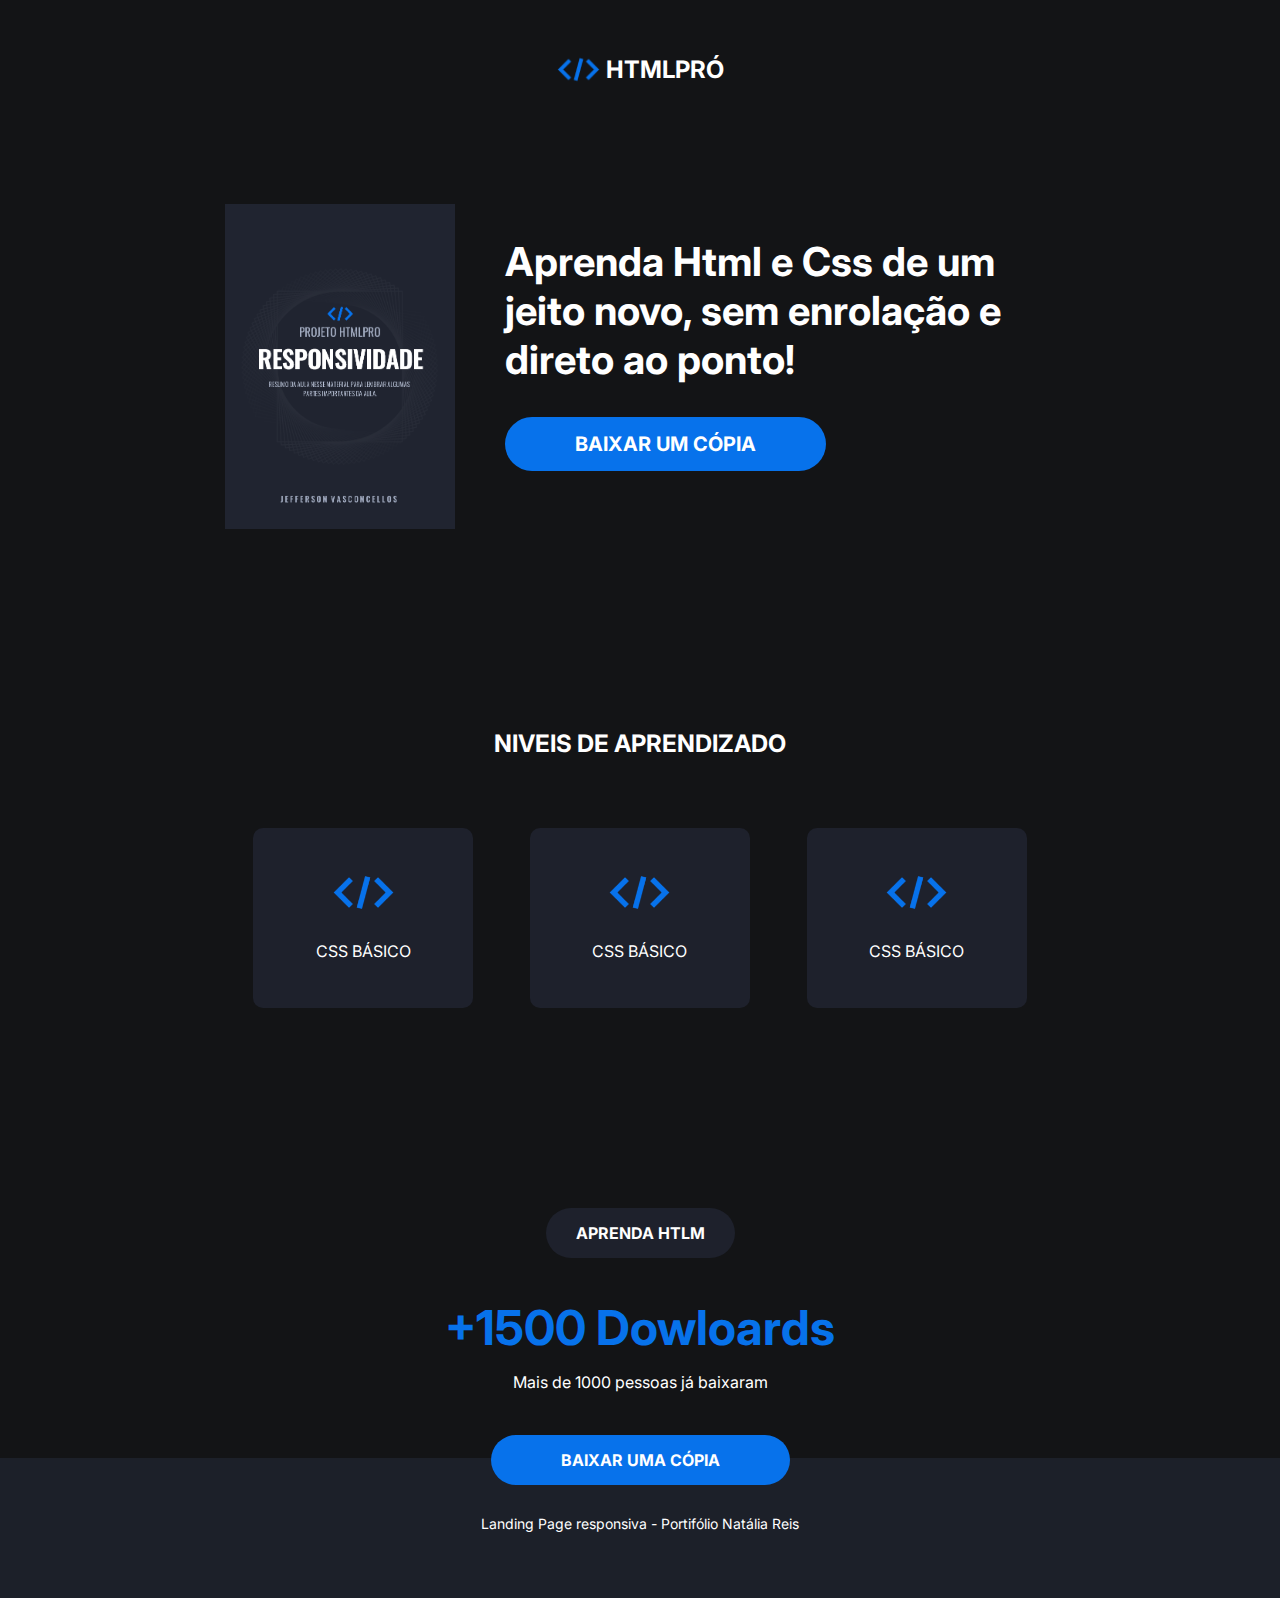
<file: projetos/lading page-responsivo/index.html>
<html> 
<head>
    <meta lang="pt-br">
    <meta charset="UTF-8">
    <meta http-equiv="X-UA-Compatible" content="IE=edge">
    <meta name="viewport" content="width=device-width, initial-scale=1.0">
    <link rel="preconnect" href="https://fonts.googleapis.com">
<link rel="preconnect" href="https://fonts.gstatic.com" crossorigin>
<!-- <link href="https://fonts.googleapis.com/css2?family=Inter:wght@400;700;800&display=swap" rel="stylesheet"> -->
    <link rel="stylesheet" href="style.css">
    <title>Lading Page</title>
</head>
<body>
    <header class="container">
        <div class="logo">
            <img src="img/icon-logo.png" alt="">
            <h2>HTMLPRÓ</h2>

        </div>

    </header>

<!--SECTION 1-->
    <section class="section1 container">
        <div class="ebook">
            <img src="img/ebook.png" alt="">
        </div>
        <div class="action-title">
            <h2>Aprenda Html e Css de um jeito novo, sem enrolação e direto ao ponto! </h2>
            <a href="#" class="button">Baixar um cópia</a>
        </div>
    </section>

<!--SECTION 2-->
    <section class="section2 container">
        <h2>Niveis de aprendizado</h2>
        <div class="cards">
            <div class="card">
                <img src="img/icon-card.png" alt="">
                <p>CSS BÁSICO</p>
            </div>
            <div class="card">
                <img src="img/icon-card.png" alt="">
                <p>CSS BÁSICO</p>
            </div>
            <div class="card">
                <img src="img/icon-card.png" alt="">
                <p>CSS BÁSICO</p>
            </div>
        </div>   
    </section>

<!--SECTION 3-->
    <section class="section3">
        <a class="button2" href="">APRENDA HTLM</a>
        <h2>+1500 Dowloards</h2>
        <p>Mais de 1000 pessoas já baixaram</p>
    </section>

<!--FOOTER-->
    <footer>
        <a class="button-footer" href="#">Baixar uma Cópia</a>
        <p>Landing Page responsiva -  Portifólio Natália Reis</p>
    </footer>

</body>
</html>
</file>
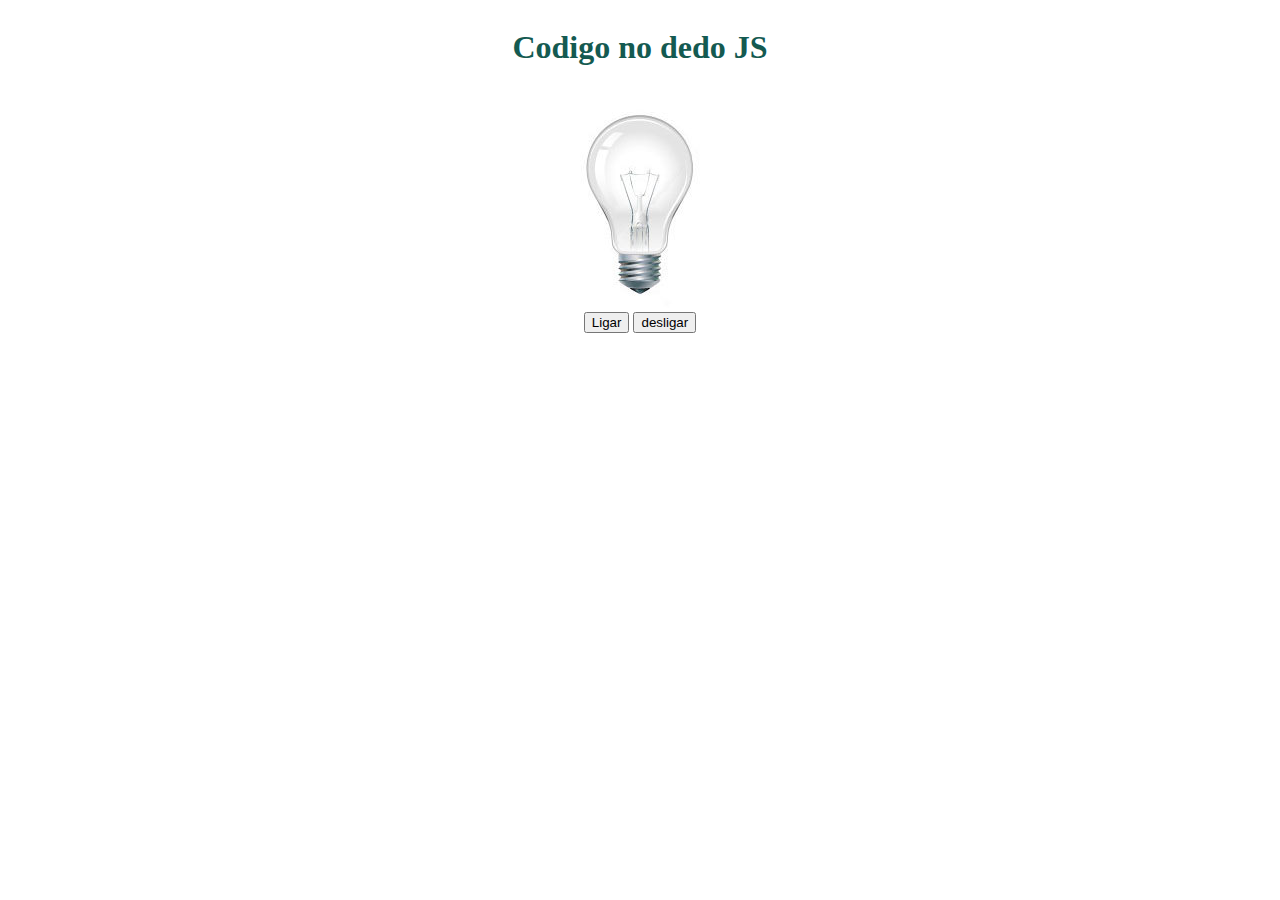
<file: projetos/lampada/index.html>
<!DOCTYPE html>
<html lang="pt-br">
<head>
    <meta charset="UTF-8">
    <meta http-equiv="X-UA-Compatible" content="IE=edge">
    <meta name="viewport" content="width=device-width, initial-scale=1.0">
    <title>Lâmpada da nat</title>
    <script src="script.js" defer></script>
    <link rel="stylesheet" href="estilo.css">
</head> 
<body>
    <main>
        <header><h1>Codigo no dedo JS</h1></header>
            <div>
                <img src="imagens/desligada.jpg" alt="lampada"  id="lampada">
            </div>
            <div>
                <button id="turnOn">Ligar</button>
                <button id="turnOff">desligar</button>
            </div>
    </main>   
</body>
</html>
</file>
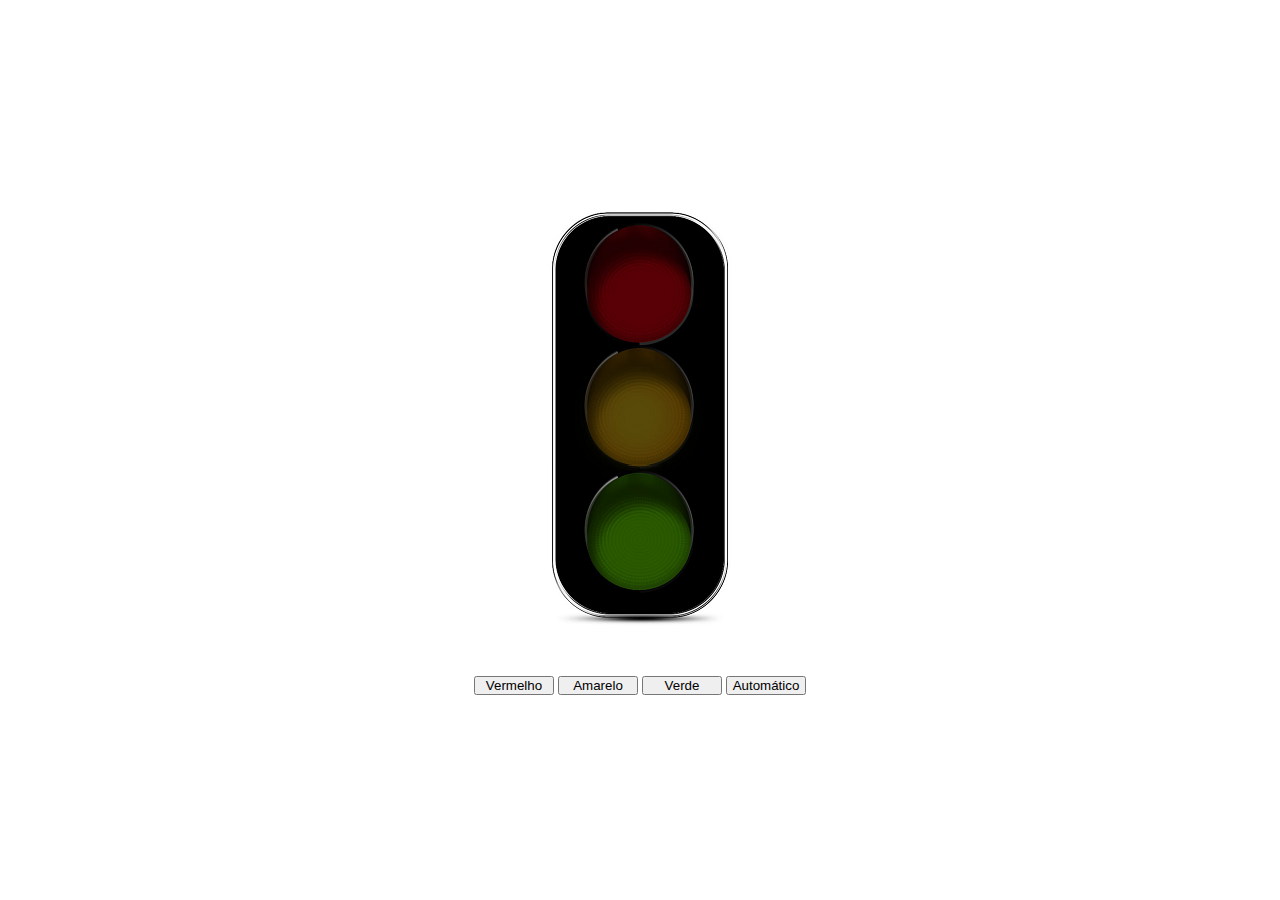
<file: projetos/Semaforo/index.html>
<!DOCTYPE html>
<html lang="pt-br">
<head>
    <meta charset="UTF-8">
    <meta http-equiv="X-UA-Compatible" content="IE=edge">
    <meta name="viewport" content="width=device-width, initial-scale=1.0">
    <title>Semáforo</title>
    <link rel="stylesheet" href="style.css">
</head>
<body>
    <main>
        <div>
            <img src="img/desligado.png" id="img">
        </div>
        <div id="buttons">
            <button id="red" class="button">Vermelho</button>
            <button id="yellow" class="button">Amarelo</button>
            <button id="green" class="button">Verde</button>
            <button id="automatic"class=button>Automático</button>
        </div>
    </main>
    
    <script src="script.js"></script>
</body>
</html>
</file>
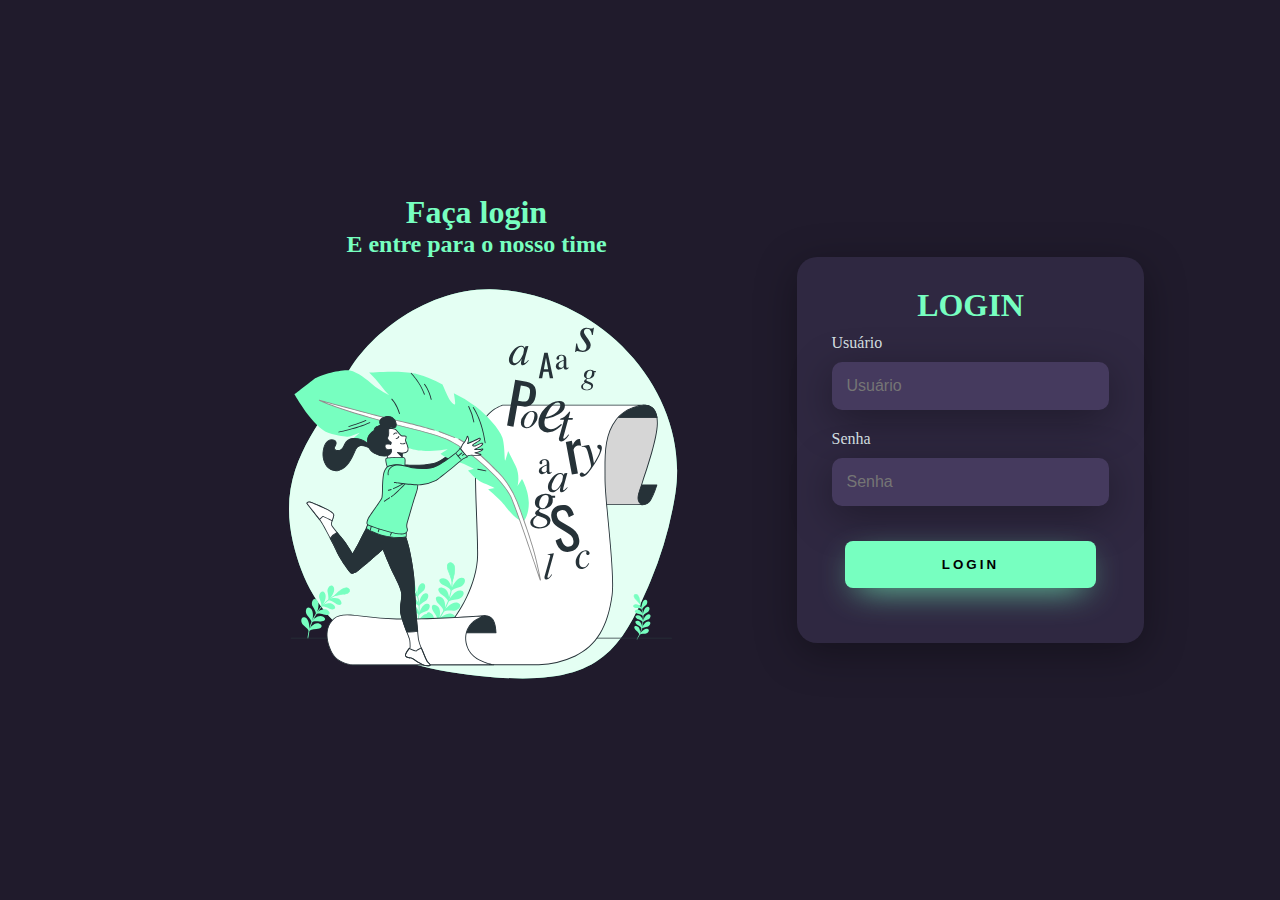
<file: projetos/tela-de-login/index.html>
<!DOCTYPE html>
<html lang="pt-br">
<head>
    <meta charset="UTF-8">
    <meta http-equiv="X-UA-Compatible" content="IE=edge">
    <meta name="viewport" content="width=device-width, initial-scale=1.0">
    <title>Tela de login</title>
    <link rel="stylesheet" href="style.css">
</head>
<body>
        <div class="main-login">
            <div class="left-login">
                <h1>Faça login</h1>
                <h2>E entre para o nosso time</h2>
                <img src="animacao.svg" alt="animação">
            </div>
            <div class="rigth-login">
                <div class="card-login">
                    <h1>LOGIN</h1>
                    <div class="textfield">
                        <label for="usuario">Usuário</label>
                        <input type="text" name="usuario" placeholder="Usuário">
                    </div>
                    <div class="textfield">
                        <label for="senha">Senha</label>
                        <input type="password" name="senha" placeholder="Senha">
                    </div>
                    <button class="btn-login">login</button>

                </div>
            </div>
        </div>
</body>
</html>
</file>
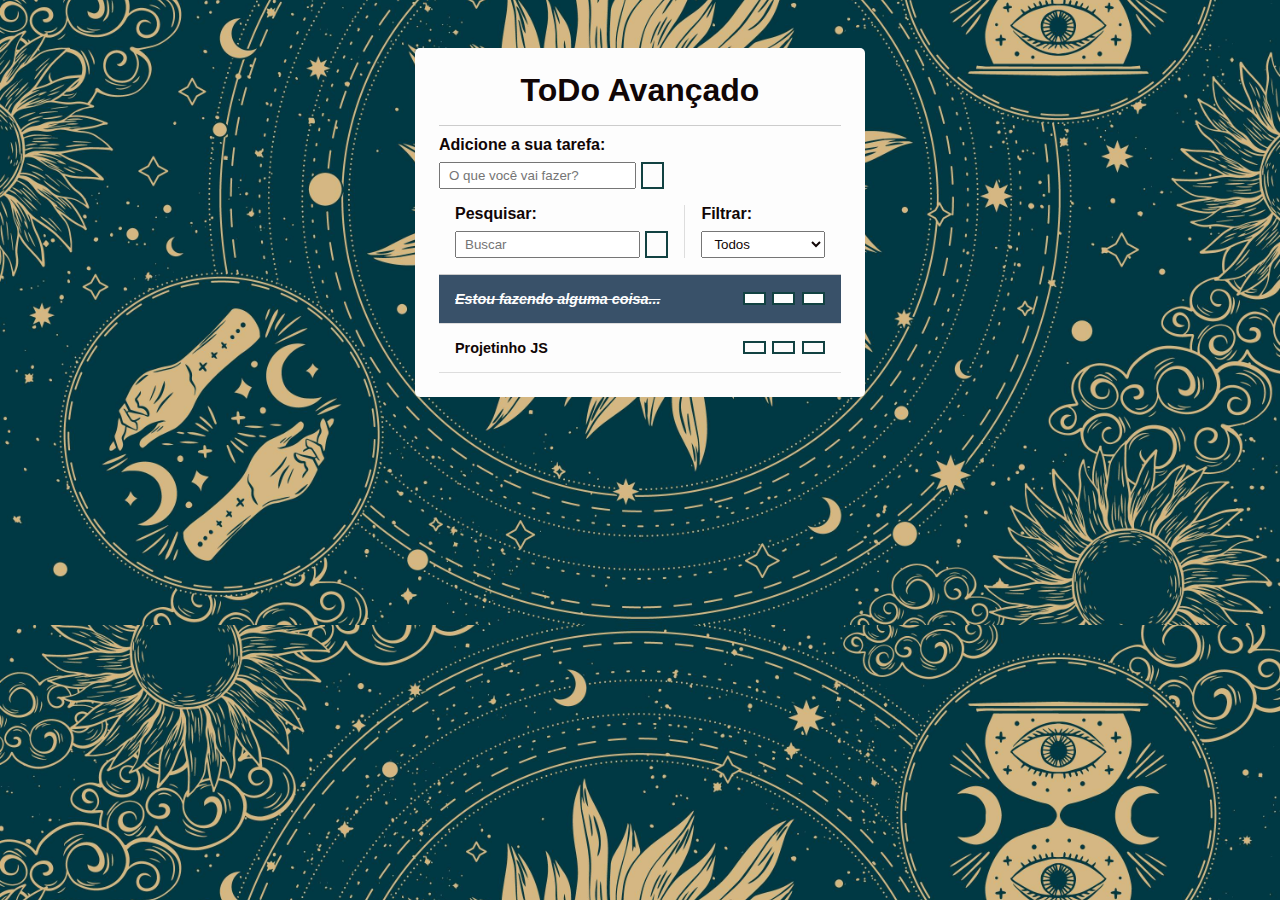
<file: projetos/to-do-list/index.html>
<!DOCTYPE html>
<html lang="pt-br">
<head>
    <meta charset="UTF-8">
    <meta http-equiv="X-UA-Compatible" content="IE=edge">
    <meta name="viewport" content="width=device-width, initial-scale=1.0">
    <title>To do list</title>
    <link rel="stylesheet" href="style.css">
    <script src="script.js" defer></script>
    <!--Font awesome / bib. de icone-->
    <link rel="stylesheet" href="https://cdnjs.cloudflare.com/ajax/libs/font-awesome/6.2.1/css/all.min.css" integrity="sha512-MV7K8+y+gLIBoVD59lQIYicR65iaqukzvf/nwasF0nqhPay5w/9lJmVM2hMDcnK1OnMGCdVK+iQrJ7lzPJQd1w==" crossorigin="anonymous" referrerpolicy="no-referrer" />
</head>
<body>
    <div class="todo-container">
        <header>
            <h1>ToDo Avançado</h1>
        </header>
        <form id="todo-form">
            <p>Adicione a sua tarefa:</p>
            <div class="form-control">
                <input type="text" id="todo-input" placeholder="O que você vai fazer?">
                <button type="submit">
                    <i class="fa-thin fa-plus"></i>
                </button>
            </div>
        </form>
        <form id="edit-form" class="hide">
            <p>Edite a sua tarefa</p>
            <div class="form-control">
                <input type="text" id="edit-input">
                <button type="submit">
                    <i class="fa-solid fa-check-double"></i>
                </button>
            </div>
            <button id="cancel-edit-btn">Cancelar</button>
        </form>
        <div id="toolbar">
            <div id="search">
                <h4>Pesquisar:</h4>
                <form>
                    <input type="text" id="search-input" placeholder="Buscar">
                    <button id="earese-button">
                        <i class="fa-solid fa-delete-left"></i>
                    </button>
                </form>
            </div>
            <div id="filter">
                <h4>Filtrar:</h4>
                <select id="filter-select">
                    <option value="all">Todos</option>
                    <option value="done">Feitos</option>
                    <option value="todo">A fazer</option>
                </select>
            </div>
        </div>
        <div id="todo-list">
            <div class="todo done">
                <h3>Estou fazendo alguma coisa...</h3>
                <button class="finish-todo">
                    <i class="fa-solid fa-check"></i>
                </button>
                <button class="edit-todo">
                    <i class="fa-solid fa-pen"></i>
                </button>
                <button class="remove-todo">
                    <i class="fa-solid fa-xmark"></i>
                </button>
            </div>
            <div class="todo">
                <h3> Projetinho JS</h3>
                <button class="finish-todo">
                    <i class="fa-solid fa-check"></i>
                </button>
                <button class="edit-todo">
                    <i class="fa-solid fa-pen"></i>
                </button>
                <button class="remove-todo">
                    <i class="fa-solid fa-xmark"></i>
                </button>
            </div>
        </div>
    </div>
    
</body>
</html>
</file>
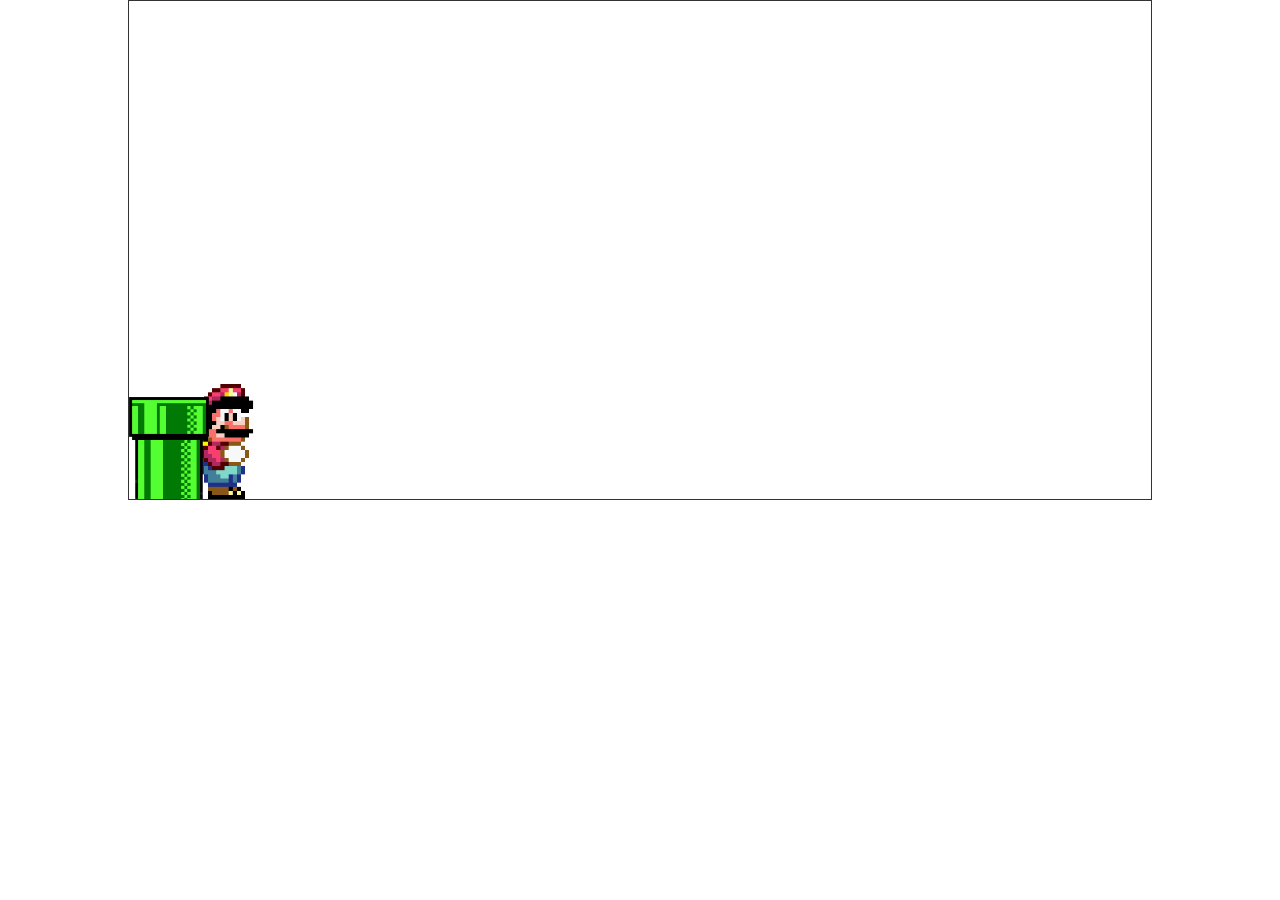
<file: projetos/game-js-main/Jogo com JS/index.html>
<!DOCTYPE html>
<html lang="pt-br">
<head>
    <meta charset="UTF-8">
    <meta http-equiv="X-UA-Compatible" content="IE=edge">
    <meta name="viewport" content="width=device-width, initial-scale=1.0">
    <title>Joguinho do Mario</title>
    <link rel="stylesheet" href="style.css">
   
    
    
</head>
<body>
    
    <div class="game-board">

         <img src="img/mario.gif" class="mario">
        <img src="img/pipe.png" class="pipe">
        
    </div>

    <script src="js/script.js" defer> </script>

</body>

</html>
</file>
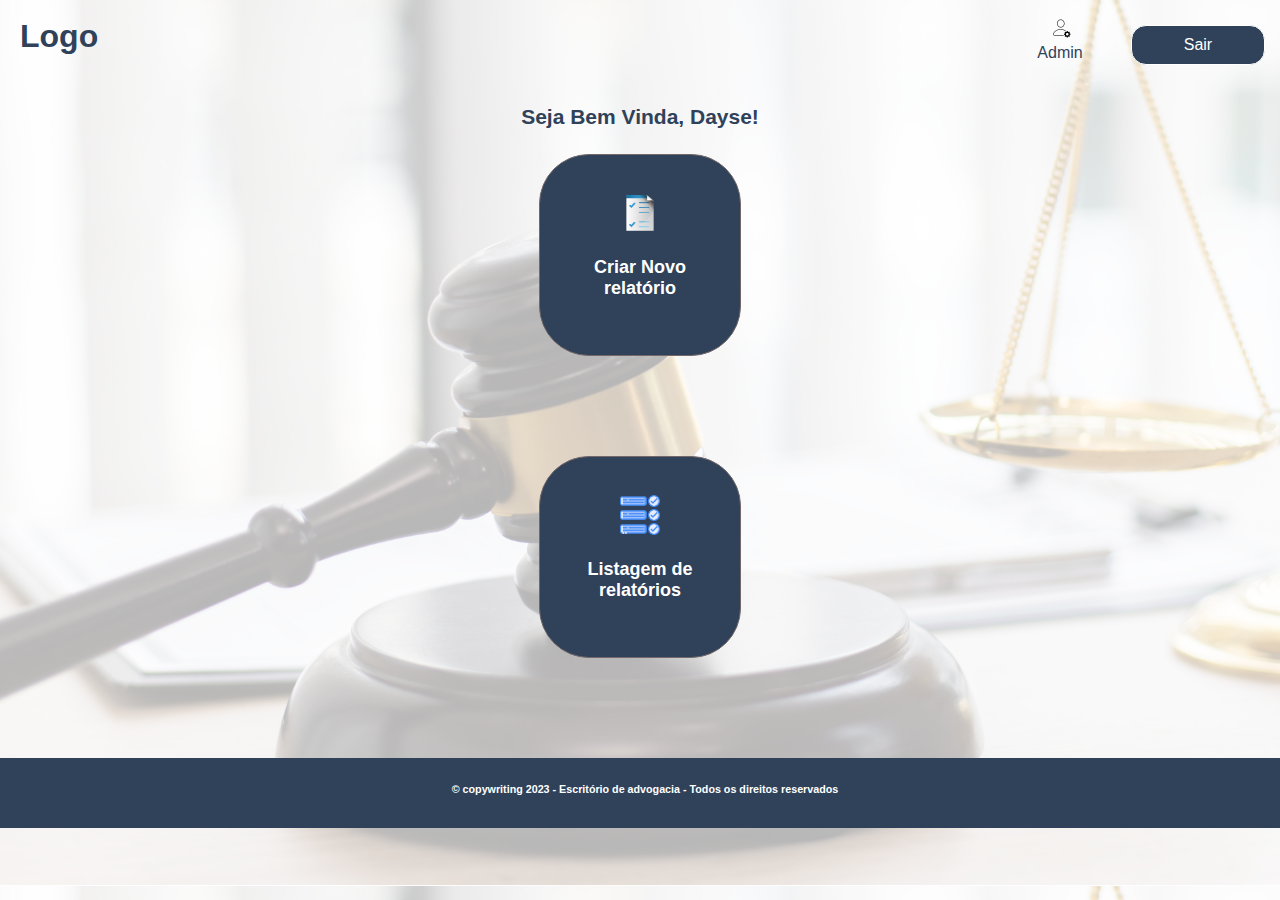
<file: projetos/site consulta/home-admin.html>
<!DOCTYPE html>
<html lang="pt-br">
<head>
    <meta charset="UTF-8">
    <meta http-equiv="X-UA-Compatible" content="IE=edge">
    <meta name="viewport" content="width=device-width, initial-scale=1.0">
    <title>Login Admin</title>
    <link rel="stylesheet" href="style2.css">
</head>
<body>

    <header>  
        <div class="logo"><a href="home-admin.html"><h1>Logo</h1></a></div>
        <p class="admin"><img src="img/admin.png" alt="">Admin</p>
        <a  class="sair" href="login-usuario.html"> Sair </a>
    </header>

    <div class="titulo1">
    <h2 >Seja Bem Vinda, Dayse!</h2>
    </div>
    <section class="sessao1">
        <a href="new-relatorio-admin.html"> 
            <div class="new-relatorio">
            <img class="img-icon" src="img/icon1.png" alt="">
            <h2>Criar Novo relatório</h2>
        </div> </a>
    </section>
    <section class="sessao1">
        <a href="lista-relatorio-admin.html"> 
            <div class="acompanhar-relatorio">
            <img class="img-icon" src="img/icon2.png" alt="">
            <h2>Listagem de relatórios</h2>
        </div> </a>
    </section>

    <footer>
        <h6>© copywriting 2023 - Escritório de advogacia - Todos os direitos reservados</h6>
    </footer>
</body>
</html>
</file>
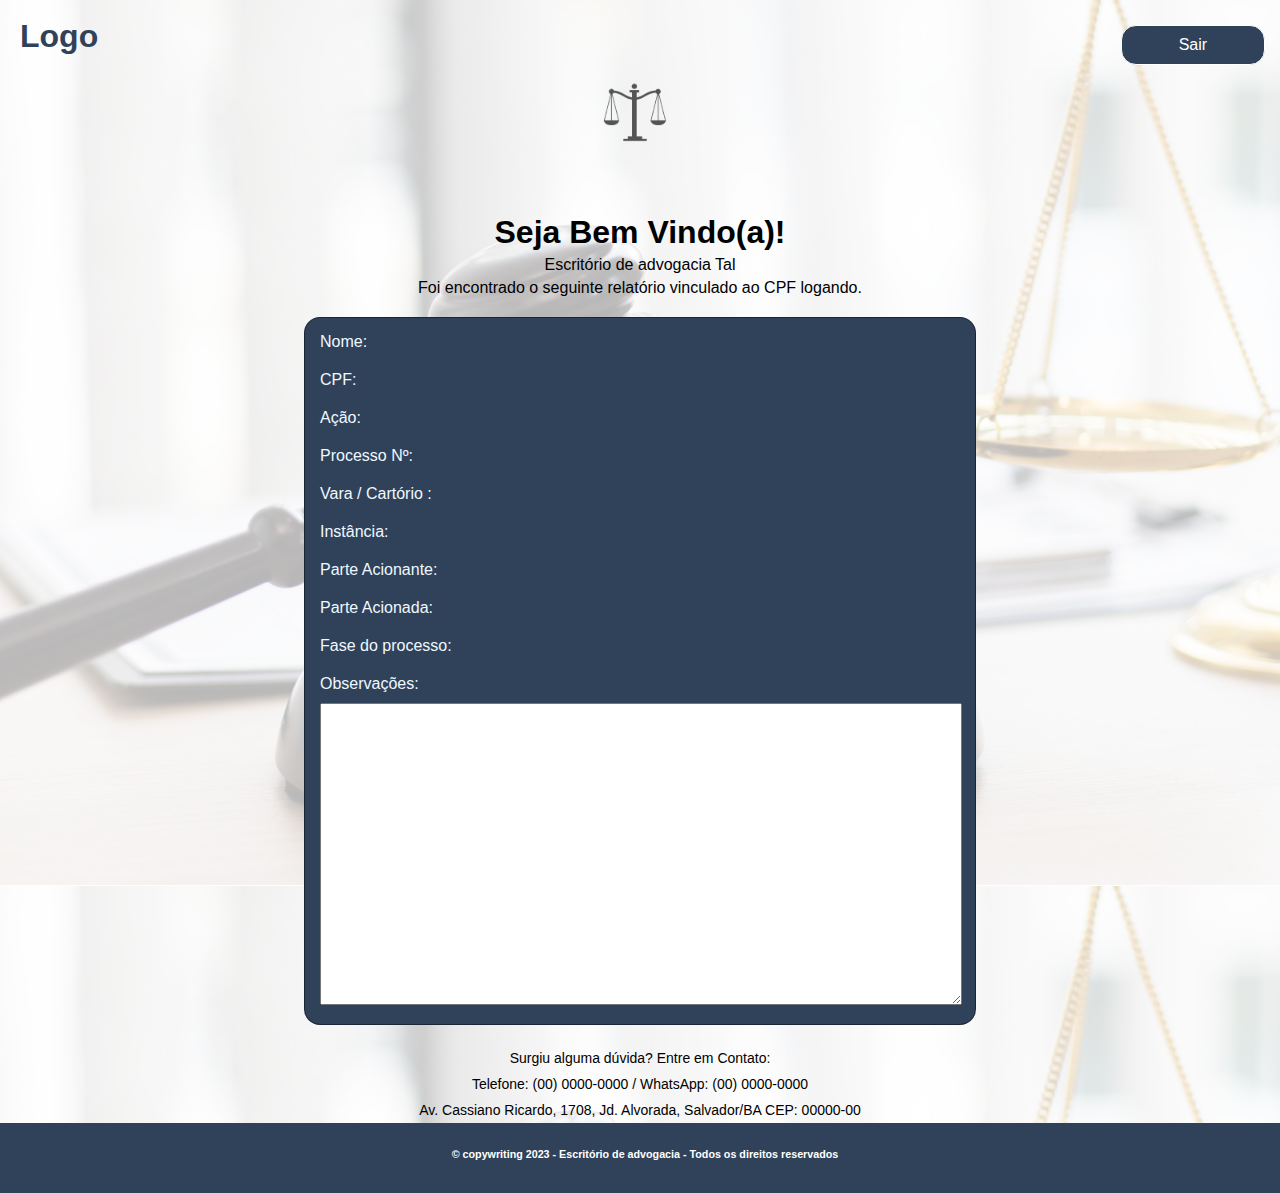
<file: projetos/site consulta/home-usuario.html>
<!DOCTYPE html>
<html lang="pt-br">
<head>
    <meta charset="UTF-8">
    <meta http-equiv="X-UA-Compatible" content="IE=edge">
    <meta name="viewport" content="width=device-width, initial-scale=1.0">
    <title>Home Usuário</title>
    <link rel="stylesheet" href="style2.css">
</head>
<body>
    <header> 
        <div class="logo"><a href="login-admin.html"><h1>Logo</h1></a></div>
        <a  class="sair" href="login-usuario.html"> Sair </a>
    </header>
<div class="divmae">
    <div class="titulo-usuario">
        <img  src="img/figura.png" alt="">
        <h1>Seja Bem Vindo(a)!</h1>
        <p>Escritório de advogacia Tal</p>
        <p>Foi encontrado o seguinte relatório vinculado ao CPF logando.</p>
    </div>
    <section class="form-acompanhamento">
        <form action="" method="">
            <div>
                <label for="nome" >Nome:</label>
                
            </div>
            <div>
                <label for="cpf" >CPF:</label>
                
            </div>
            <div>
                <label for="acao" >Ação:</label>
            
            </div>
            <div>
                <label for="n-processo" >Processo Nº:</label>
               
            </div>
            <div>
                <label for="vara" >Vara / Cartório :</label>
                
            </div>
            <div>
                <label for="instacia" >Instância:</label>
               
            </div>
            <div>
                <label for="parte-acionante" >Parte Acionante:</label>
                
            </div>
            <div>
                <label for="parte-acionada" >Parte Acionada:</label>
               
            </div>
            <div>
                <label for="fase" >Fase do processo:</label>
               
            </div>
            <div>
                <label for="msg" >Observações:</label>
                <textarea name="" id="" cols="30" rows="20"></textarea>
            </div>
        </form>
    </section>
    <section class="contato">
        <p>Surgiu alguma dúvida? Entre em Contato: </p> 
        <p> Telefone: (00) 0000-0000 / WhatsApp: (00) 0000-0000</p>
        <p> Av. Cassiano Ricardo, 1708, Jd. Alvorada, Salvador/BA CEP: 00000-00</p>
   
       
    </section>
</div>
    <footer >
        <h6>© copywriting 2023 - Escritório de advogacia - Todos os direitos reservados</h6>
    </footer>
</body>
</html>
</file>
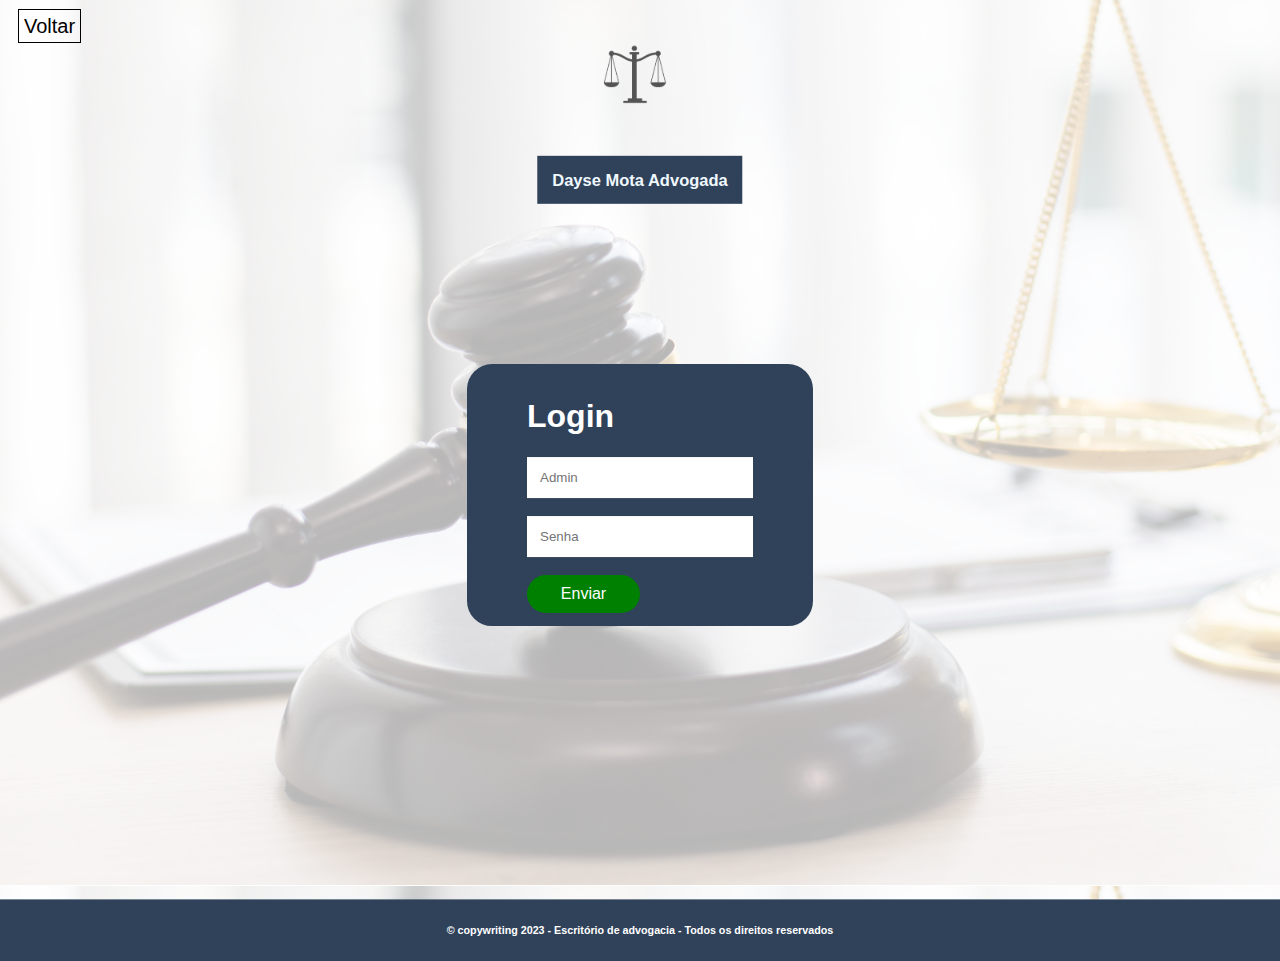
<file: projetos/site consulta/login-admin.html>
<!DOCTYPE html>
<html lang="pt-br">
<head>
    <meta charset="UTF-8">
    <meta http-equiv="X-UA-Compatible" content="IE=edge">
    <meta name="viewport" content="width=device-width, initial-scale=1.0">
    <title>Login Admin</title>
    <link rel="stylesheet" href="style.css">
</head>
<body>
    <div class="voltar">
        <a href="login-usuario.html">Voltar</a>
        </div>
    <img class="img-titulo" src="img/figura.png" alt="">
    <div class="titulo">
       <h2>Dayse Mota Advogada</h2>
    </div>
    <div class="tela-login">
        <h1>Login</h1>
        <input class="input" type="text" placeholder="Admin">
        <br><br>
        <input class="input" type="passoword" placeholder="Senha">
        <br><br>
        <input class="input" id="button" type="submit" value="Enviar">
    </div>

    <footer>
        <h6>© copywriting 2023 - Escritório de advogacia - Todos os direitos reservados</h6>
    </footer>
    
</body>
</html>
</file>
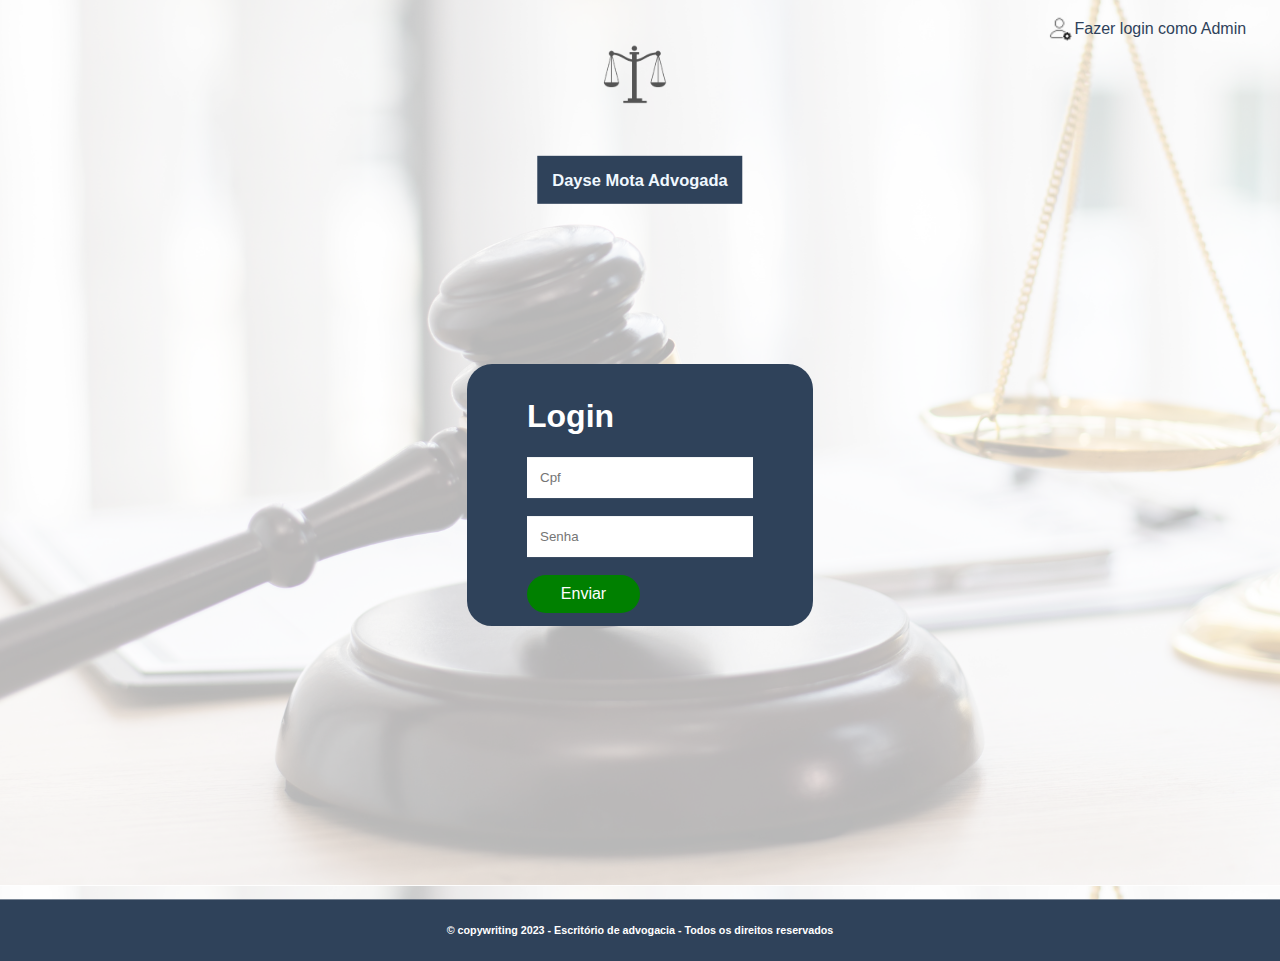
<file: projetos/site consulta/login-usuario.html>
<!DOCTYPE html>
<html lang="pt-br">
<head>
    <meta charset="UTF-8">
    <meta http-equiv="X-UA-Compatible" content="IE=edge">
    <meta name="viewport" content="width=device-width, initial-scale=1.0">
    <title>Consulta Processual</title>
    <link rel="stylesheet" href="style.css">
</head>
<body>
    <div class="login-admin">
        <img src="img/admin.png" alt="">
        <a href="login-admin.html" class="admin"> Fazer login como Admin</a>
    </div>
    
    <img class="img-titulo" src="img/figura.png" alt="">
    <div class="titulo">
       <h2>Dayse Mota Advogada</h2>
    </div>
    <div class="tela-login">
        <h1>Login</h1>
        <input class="input" type="text" placeholder="Cpf">
        <br><br>
        <input class="input" type="passoword" placeholder="Senha">
        <br><br>
        <input class="input" id="button" type="submit" value="Enviar">
    </div>

    <footer>
        <h6>© copywriting 2023 - Escritório de advogacia - Todos os direitos reservados</h6>
    </footer>
    
</body>
</html>
</file>
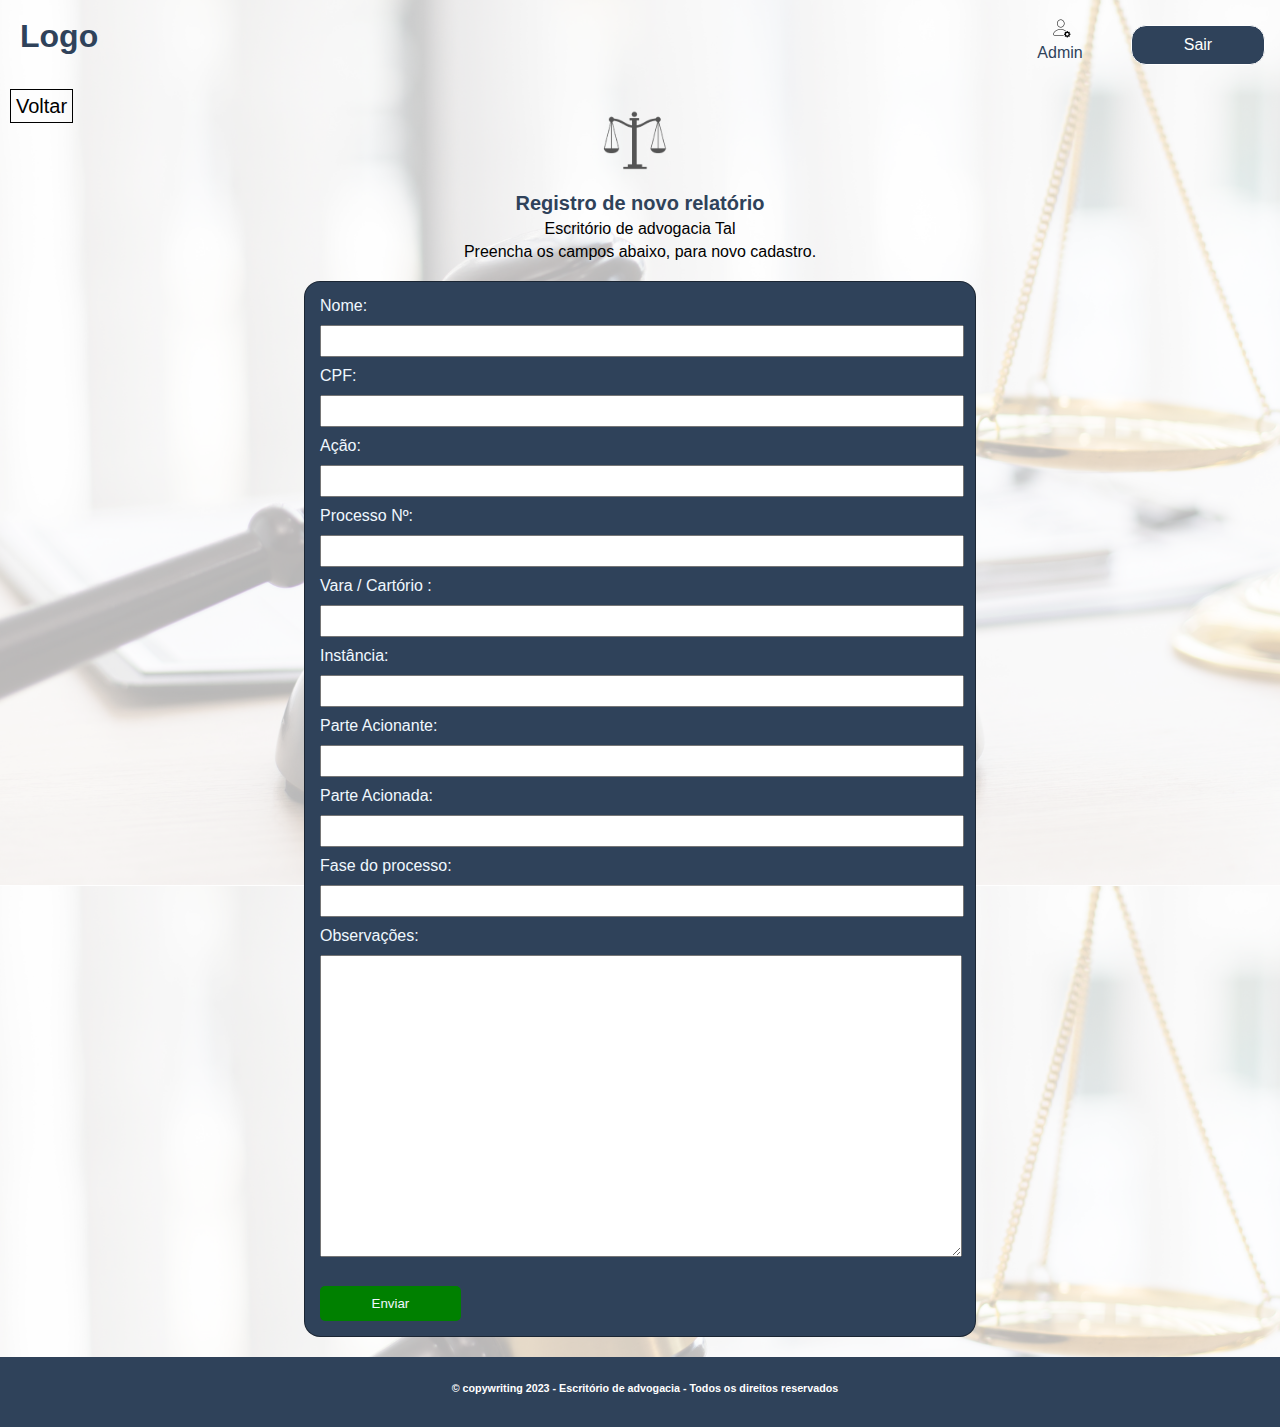
<file: projetos/site consulta/new-relatorio-admin.html>
<!DOCTYPE html>
<html lang="pt-br">
<head>
    <meta charset="UTF-8">
    <meta http-equiv="X-UA-Compatible" content="IE=edge">
    <meta name="viewport" content="width=device-width, initial-scale=1.0">
    <title>New Relatorio</title>
    <link rel="stylesheet" href="style2.css">
</head>
<body>
    <header> 
        <div class="logo"><a href="login-admin.html"><h1>Logo</h1></a></div>
        <p class="admin"><img src="img/admin.png" alt="">Admin</p>
        <a  class="sair" href="login.html"> Sair </a>
    </header>
    <div class="voltar">
        <a href="home-admin.html">Voltar</a>
    </div>
    <div class="titulo-new-relatorio">
        <img  src="img/figura.png" alt="">
        <h1>Registro de novo relatório</h1>
        <p>Escritório de advogacia Tal</p>
        <p>Preencha os campos abaixo, para novo cadastro.</p>
    </div>
    <section class="form-acompanhamento">
        <form action="" method="">
            <div>
                <label for="nome" >Nome:</label>
                <input type="text"id="nome" />
            </div>
            <div>
                <label for="cpf" >CPF:</label>
                <input type="text"id="nome" />
            </div>
            <div>
                <label for="acao" >Ação:</label>
                <input type="text"id="acao" />
            </div>
            <div>
                <label for="n-processo" >Processo Nº:</label>
                <input type="text"id="n-processo" />
            </div>
            <div>
                <label for="vara" >Vara / Cartório :</label>
                <input type="text"id="vara" />
            </div>
            <div>
                <label for="instacia" >Instância:</label>
                <input type="text" id="vara" />
            </div>
            <div>
                <label for="parte-acionante" >Parte Acionante:</label>
                <input type="text" id="parte-acionante" />
            </div>
            <div>
                <label for="parte-acionada" >Parte Acionada:</label>
                <input type="text" id="parte-acionada" />
            </div>
            <div>
                <label for="fase" >Fase do processo:</label>
                <input type="text" id="fase" />
            </div>
            <div>
                <label for="msg" >Observações:</label>
                <textarea name="" id="" cols="30" rows="20"></textarea>
            </div>
            <input type="button" name="enviar" id="enviar" value="Enviar">
        </form>
    </section>
    <footer class="footer-login">
        <h6>© copywriting 2023 - Escritório de advogacia - Todos os direitos reservados</h6>
    </footer>
</body>
</html>
</file>
<file: projetos/lading page-responsivo/style.css>
@import url('https://fonts.googleapis.com/css2?family=Inter:wght@400;700;800&display=swap');

:root{
    --bg-body: #131416;
    --color-font: #ffff;
    --color-button: #0772EB;
    --color-card: #1E212C; 
}

.container{
    max-width: 830px;
    margin: auto;
}
body{
    margin: 0;
    padding: 0;
    font-family: 'inter', sans-serif;
    background-color: var(--bg-body);
}

header .logo {
    display: flex;
    justify-content: center;
    align-items: center;
    margin-top: 35px;
}

.logo h2{
    color: var(--color-font);
}

.logo img {
    width: 45px;
    height: 45px;
    margin-right: 5px;
  
}
.section1{
    display: flex;   
    margin-top: 100px;
}

.action-title h2{
    font-size: 40px;
    color: var(--color-font);
}

.button {
    background-color: var(--color-button);
    display: inline-block;
    padding: 15px 70px;
    border-radius: 50px;
    color: var(--color-font);
    font-size: 20px;
    text-transform: uppercase;
    font-weight: bold;
    text-decoration: none;
    
}

.ebook img{
    width: 230px;
    height: auto;
    margin-right: 50px;

}

.section2{
    display: flex;
    justify-content: center;
    flex-direction: column;
  
    margin-bottom: 50px;
    margin-top: 180px;
}

.section2 h2{
    color: var(--color-font);
    text-transform: uppercase;
    text-align: center;

}

.cards{
    display: flex;
    justify-content: space-around;
    align-items: center;
    margin-top: 50px;
    
}

.card{
    display: flex;
    justify-content: center;
    flex-direction: column;
    align-items: center;
    background-color: var(--color-card);
    width: 220px;
    height: 180px;
    border-radius: 10px;
    color: var(--color-font);

}

.card img{
    width: 65px;
    height: 65px;
}

.section3{
    display: flex;
    justify-content: center;
    flex-direction: column;
    align-items: center;
    margin-top: 200px;
    margin-bottom: 50px;
}

.button2{
    display: inline-block;
    background-color: #1E212C;
    color: var(--color-font);
    padding: 15px 30px;
    border-radius: 50px;
    font-weight: bold;
    text-decoration: none;

}

.section3 h2{
    font-size: 48px;
    color: #0772EB;
    

}

.section3 p {
    color: var(--color-font);
    margin-top: -25px;
}

footer{
    display: flex;
    justify-content: center;
    background-color: #1c2029;
    height: 100px;
    flex-direction: column;
    align-items: center;
    padding-bottom: 40px;
}

.button-footer{
    display: inline-block;
    padding: 15px 70px;
    background-color: var(--color-button);
    border-radius: 50px;
    text-decoration: none;
    color: var(--color-font);
    text-transform: uppercase;
    font-weight: bold;
    margin-top: -35px;

}

footer p{
    color: var(--color-font);
    font-size: 14px;
    margin-top: 30px;
}

@media(max-width:620px){

    .section1{
        display: flex;
        align-items: center;
        flex-direction: column;
        padding: 15px;
    }

    .ebook img{
        margin-right: 0px;
    }

    .action-title {
        display: flex;
        justify-content: center;
        flex-direction: column;
        align-items: center;

    }
    .action-title h2{
        font-size: 30px;
        text-align: center;
        color: var(--color-font);
    }

    .button{
        margin-top: 20px;
    }

    .cards{
        display: flex;
        flex-direction: column;
    }

    .card{
        margin-top: 40px;
    }

    .section3 h2{
        text-align: center;
        font-size: 35px;
    }

    .section3 p{
        font-size: 14px;
       
    }

}

@media(max-width:900px){

    .section1{
        display: flex;
        align-items: center;
        flex-direction: column;
    
    }
    
    .ebook img{
        margin-left: 30px;
    }

    .action-title {
        display: flex;
        justify-content: center;
        flex-direction: column;
        align-items: center;

    }

    .action-title h2{
        font-size: 30px;
        text-align: center;
        color: var(--color-font);
    }

    .cards{
        display: flex;
        flex-direction: column;
    }

    .card{
        margin-top: 40px;
    }


}

/* @media(max-width:900px){
    .section1{
        display: flex;
        align-items: center;
        flex-direction: column;
    
    }
    
    .ebook img{
        margin-left: 30px;
    } */
</file>
<file: projetos/lampada/estilo.css>
main{
    display: flex;
    flex-direction: column;
    align-items: center;
   
}

header h1{
    color: rgb(20, 90, 81);
}
</file>
<file: projetos/Semaforo/style.css>
*{
    margin: 0;
    padding: 0;
    box-sizing: border-box;
}

main{
    display: flex;
    height: 100vh;
    flex-direction: column;
    align-items: center;
    justify-content: center;
    gap: 5vh;
}

.button{
    width: 80px;
}
</file>
<file: projetos/tela-de-login/style.css>
*{
    margin: 0;
}

.main-login{
    width: 100vw;
    height: 100vh;
    background: #201b2c;
    display: flex;
    justify-content: center;
    align-items: center;
}

.left-login {
    width: 50vw;
    height: 100vh;
    display: flex;
    justify-content: center;
    align-items: center;
    flex-direction: column;
}

.left-login h1, h2{
    color: #77ffc0;
}

.left-login img{
    width: 70%;
}

.right-login{
    width: 50vw;
    height: 100vh;
    display: flex;
    justify-content: center;
    align-items: center;
}

.card-login{
    width: 85%;
    display: flex;
    justify-content: center;
    align-items: center;
    flex-direction: column;
    padding: 30px 35px;
    background: #2f2841;
    border-radius: 20px;
    box-shadow: 0px 10px 40px #00000056;
}

.card-login h1{
    color: #77ffc0;
    font-weight: 800;
    margin: 0;
}

.textfield{
    width: 100%;
    display: flex;
    flex-direction: column;
    align-items: flex-start;
    justify-content: center;
    margin: 10px;
}

.textfield input{
    width: 100%;
    border: none;
    border-radius: 10px;
    padding: 15px;
    background: #453a5e;
    font-size: 12pt;
    box-shadow: 0px 10px 40px #00000056;
    outline: none;
    box-sizing: border-box;
}

.textfield label{
    color: #f0ffffde;
    margin-bottom: 10px;
}

.textfiel input::placeholder{
    color: azure;

}

.btn-login{
    width: 90%;
    padding: 16px 0px;
    margin: 25px;
    border: none;
    border-radius: 8px;
    outline: none;
    text-transform: uppercase;
    letter-spacing: 3px;
    font-weight: 800;
    background: #77ffc0;
    cursor: pointer;
    box-shadow: 0px 10px 35px -12px #77ffc0;
}
</file>
<file: projetos/to-do-list/style.css>
/* Global */
*{
    padding: 0;
    margin: 0;
    font-family: Verdana, Geneva, Tahoma, sans-serif;
    color: rgb(17, 6, 6);
    box-sizing: border-box;
}
body{
    background-image: url(img/5987100.jpg);
    background-position: center;
    background-size: cover;
}

button{
    background-color: #fdfdfd;
    color: rgb(18, 66, 66);
    border: 2px solid  rgb(18, 66, 66);
    padding: .3rem .6rem;
    display: flex;
    justify-content: center;
    align-items: center;
    transition: 0.4s;
}

button:hover{
    background-color:  rgb(9, 36, 36);
    color: white;
}

button:hover > i{
    color: white;
}

button i {
    color: rgb(9, 36, 36) ;
    font-weight: bold;
    pointer-events: none;
}

input, select {
    padding: 0.25rem 0.5rem;
}

.hide{
    display: none;
}

/* Cabecalho */

.todo-container{
    max-width: 450px;
    margin: 3rem auto 0;
    background-color:#fdfdfd;
    padding: 1.5rem;
    border-radius: 5px;
}

.todo-container header{
    text-align: center;
    padding: 0 1rem 1rem;
    border-bottom: 1px solid #ccc;
}

/* Formulario */

#todo-form p,
#edit-form p {
    margin-bottom: .5rem;
    font-weight: bold;
    margin-top: .6rem;
}

.form-control {
    display: flex;
    
}

.form-control input{
    margin-right: .3rem;
}

#cancel-edit-btn{
    margin-top: 1rem;
}

/* ToDo toolbar */
#toolbar {
    padding: 1rem;
    border-bottom: 1px solid #ccc;
    display: flex;
}

#toolbar h4{
    margin-bottom: .5rem;
}

#search{
    border-right: 1px solid #DDD;
    padding-right: 1rem;
    margin-right: 1rem;
    width: 65%;
    display: flex;
    flex-direction: column;
}

#search form{
    display: flex;
}

#search input {
   width: 100%;
   margin-right: .3rem;
}

#filter {
    width: 35%;
    display: flex;
    flex-direction: column;
}

#filter select {
    flex: 1;
}

/* ToDo List */
.todo{
    display: flex;
    justify-content: space-around;
    align-items: center;
    padding: 1rem;
    border-bottom: 1px solid #ddd;
    transition: .3s;
}

.todo h3{
    flex: 1;
    font-size: .9rem;
}

.todo button{
    margin-left: .4rem;
}

.done{
    background-color: #395169;
}

.done h3{
    color: #fdfdfd;
    text-decoration: line-through;
    font-style: italic;
}
</file>
<file: projetos/game-js-main/Jogo com JS/style.css>
*{
    margin: 0;
    padding: 0;
    box-sizing: border-box;
}

.game-board{
    width: 80%;
    height: 500px;
    border: 1px solid #333;
    margin: 0 auto;
    position: relative;
    overflow: hidden;
}

.pipe{
    position: absolute;
    bottom: 0;
    width: 80px ;
    animation: pipe-animation 2s infinite linear;


}
@keyframes pipe-animation{
    from{
        right: -80px;
    }

    to{
        right: 100%;
    }
}

.mario {
    width: 150px;
    position: absolute;
    bottom: 0;
   
}

.jump {
    animation: jump 500ms ease-out;
}

@keyframes jump {
    0%{
        bottom: 0;
    }

    40%{
        bottom: 180px;
    }

    50% {
        bottom: 180px;

    }

    60%{
        bottom: 180px;
    }

    100%{
        bottom: 0;
    }
}
</file>
<file: projetos/site consulta/style2.css>
/* GLOBAL */
*{
    margin: 0;
    padding: 0;
}
body{
    font-family: Arial, Helvetica, sans-serif;
    background-image: url(img/bg.opacity2.png);
    overflow-x: hidden;
}

.divmae{
    min-height: 45vw;
}

header{
    padding-top: 10px;
    width: 100%;
    height: 100%;
    display: flex;
}
.logo{
    float: left;
    width: 90%;
    margin-left: 20px;
    margin-top: 8px;
}

.logo a{
    text-decoration: none;
    color: #2f425a;
}
.sair{
    float: right;
    width: 10%;
    text-align: center;
    margin-top: 15px;
    margin-right: 15px;
    margin-bottom: 15px;
    padding: 10px;
    background-color: #2f425a;
    border-radius: 15px;
    text-decoration: none;
    color: white;
     border: 1px solid white;
  

}
.sair:hover{
    border: 1px solid #2f425a;
    background-color: white;
    color: #2f425a;
}

.admin{
  margin-top: 8px;
  text-align: center;
  margin-top: 5px;
  margin-right: 40px;
  margin-bottom: 10px;
  color: #2f425a;

}
.titulo-usuario{
    margin-top: -30px;
    width: 100%;
    text-align: center;
    }

.titulo1{
    width: 100%;
    margin: 0 auto;
    font-size: 14px;
    color: #2f425a;
    text-align: center;
    margin-top: 25px;
 
}

.titulo-usuario p{
    margin: 5px;
}
.titulo-usuario img{
    margin-top: -40px;
    width: 200px;       
}
.titulo-new-relatorio {
    margin-top: -30px;
    width: 100%;
    text-align: center;
}
.titulo-new-relatorio img{
    width: 200px;
    margin-top: -50px;
}

.titulo-new-relatorio h1{
    margin-top: -50px;
    font-size: 20px;
    color: #2f425a;
}
.titulo-new-relatorio p{
    margin: 5px;
} 
/* Formulario Usuario recebendo infos */
.form-acompanhamento .sessao1{
    margin: 40px;
}
form{
    margin: 20px auto;
    width: 50%;
    padding: 15px;
    border: 1px solid rgba(0, 0, 0, 0.423);
    border-radius: 1em;
    background-color: #2f425a;
    color: aliceblue;
   
}

form div + div{
    margin-top: 10px;
    
}

label{
    display: flex;
    width: 100%;
    text-align: right;
    padding-bottom: 10px;
}

input{
    height: 28px;
}

input, textarea{
width: 100%;
   
}

.contato{
    margin: 0 auto;
    width: 50%;
    text-align: center;
}
.contato p{
    padding: 5px;
    font-size: 14px;
}

 /* Pagina Admin */
 /* Home */
 .sessao1{
    width: 100%;
    height: 100%;
    display: flex;
    margin:0 auto; 
    margin-top: 25px;
    margin-bottom: 100px;  
    
}
 .sessao1 a{
    margin: 0 auto;
    text-decoration: none;
    color: white;
   
 }
 .sessao1 a:hover{
    margin: 0 auto;
    text-decoration: none;
    color: #2f425a;
   
 }
 .sessao1 h2{
    font-size: 18px;
    padding: 20px;
    text-align: center;
   
 }
 .sessao1  div {
    width: 200px;
    height: 200px;
    border: 1px solid rgb(116, 104, 104);
    margin: 0 auto;
    text-align: center;
    border-radius: 50px;
    background-color: #2f425a;
}

.img-icon{
    margin-top: 38px;
    width: 40px;
   
}

.sessao1 div:hover{
    background-color: white;
    
}
.sessao1 div h2:hover{
    color: #2f425a;
}


/* Pagina New relatorio */

#enviar{
    margin-top: 25px;
    width: 22%;
    height: 35px;
    background-color: green;
    color: aliceblue;
    border: none;
    border-radius: 5px;
}
.voltar{
    margin-top: 15px;
    margin-left: 10px;
}

.voltar a {
    color: black;
    font-size: 20px;
    border: 1px solid black;
    padding: 5px;
    text-decoration: none;

}
/* FOOTER */
footer{
    background-color: #2f425a;
    z-index: 1;
    color: white;
    text-align: center;
    position: absolute;
    width: 100%;
    height: 2.5rem;
    padding: 5px;
    padding-top: 25px;
}



/*TELA LOGIN ADMIN */
.tela-login-admin{
    position: absolute;
    padding: 13px 60px  ;
    top: 55%;
    left: 50%;
    transform: translate(-50%, -50%);
    border-radius: 25px;

   
}
.titulo{
    font-size: 11px;
    background-color: #2f425a;
    padding: 15px 15px;
    color: aliceblue;
    position: absolute;
    top: 30%;
    left: 70%;
    transform: translate(-50%, -50%);
   }


.img-titulo{
       width: 200px;
       position: absolute;
       top: 8%;
       left: 50%;
       transform: translate(-50%, -50%);
   }

.input{
    padding: 13px;
    border-bottom: 1px solid #2f425a;
    outline: none;
    width: 200px;
    border: 1px solid #2f425a;
    border-radius: 15px;
    
}

#button{
    padding: 10px;
    width: 50%;
    height: 20%;
    color: #2f425a;
    font-size: 16px;
    border-radius: 20px;
    outline: none;
    border: 1px solid #2f425a;
}
</file>
<file: projetos/site consulta/style.css>
/*CSS DO LOGIN E CADASTRO DO USUARIO e LOGIN ADMIN*/

body {
   font-family: Arial, Helvetica, sans-serif;
   background-image: url(img/bg.opacity2.png);  
   overflow-x: hidden;
  
}
.login-admin{
    width: 18%;
    height: 35px;
    color: black;
    margin-top: 15px;
    margin: 0 auto;
    display: flex;
    float: right;
}
.login-admin a{
    color: #2f425a;
    margin-top: 12px;
    text-decoration: none;
}
.login-admin img{
    display: flex;
    margin-top: 5px;
    
}

.tela-login{
    background-color: #2f425a;
    position: absolute;
    padding: 13px 60px  ;
    top: 55%;
    left: 50%;
    transform: translate(-50%, -50%);
    border-radius: 25px;
}

p{
    color: white;
    font: 11px;
}

a{
    color: white;
}
.titulo{
 font-size: 11px;
 background-color: #2f425a;
 padding: 1px 15px;
 color: aliceblue;
 position: absolute;
 top: 20%;
 left: 50%;
 transform: translate(-50%, -50%);
}

h1{
    color: white;
}


.img-titulo{
    width: 200px;
    position: absolute;
    top: 8%;
    left: 50%;
    transform: translate(-50%, -50%);
}

.input{
    padding: 13px;
    border: none;
    outline: none;
    width: 200px;
    
}

#button{
    padding: 10px;
    width: 50%;
    background-color: green;
    color: white;
    font-size: 16px;
    border-radius: 20px;
}

footer{
   background-color: #2f425a;;
   color: white;
   text-align: center;
   position: absolute;
   width: 100vw;
   height: auto;
   top: 100%;
   left: 50%;
   transform: translate(-50%,-1%);
 
}
/* CADASTRO DE USUÁRIOS____________________ */

legend{
    font-weight: bold;
}


.inputBox{
    margin-bottom: 25px;
    position: relative;
   
}

.inputUser{
    background: none;
    border: none;
    border-bottom: 1px solid black;
    outline: none;
    color: white;
    font-size: 15px;
    width: 100%;
    letter-spacing: 2px;
}

.box{
    position: absolute;
    top: 50%;
    left: 50%;
    color: black;
    transform: translate(-50%, -50%);
    padding: 30px;
    margin-top: 160px;
    width: 30%;
    background-color:  #BDBCC4;
    border-radius: 30px;
}

fieldset{
    border: none;
}

legend{
    margin-bottom: 20px;
    padding: 10px;
    text-align: center;
    
    
}
.labelinput{
    position: absolute;
    top:  0px;
    left: 0px;
    pointer-events: none;
    transition:.5s ;
}

.inputUser:focus ~ .labelinput,
.inputUser:valid ~ .labelinput{
    top: -20px;
    font-size: 12px;
   
}

#submit{
    background: green;
    width: 50%;
    margin-left: 90px;
    border: none;
    padding: 15px;
    color: white;
    font-size: 20px;
    border-radius: 20px;
}

.sexocolor{
    color: black;
}

.voltar{
    margin-top: 15px;
    margin-left: 10px;
}

.voltar a {
    color: black;
    font-size: 20px;
    border: 1px solid black;
    padding: 5px;
    text-decoration: none;

}

@media (max-width: 630px){
    .login-admin {
    width: 80%;
    height: 35px;
    color: black;
    font-size: 12px;
    margin-top: 15px;
    margin: 0 auto;
    display: flex;
       
    }
  .tela-login{
    border-radius: 35px;
    margin-top: 40px;
    width: 180px
  }
  .titulo{
    padding: 1px 2px;
    text-align: center;
    width: 200px;
    margin-top: 40px;
    font-size: 12px;
   }

   .img-titulo{
    margin-top: 40px;
    text-align: center;


}

.login-admin{
    margin-right: 50px;
}

.input{
    margin-left: -15px;
}

}
</file>
